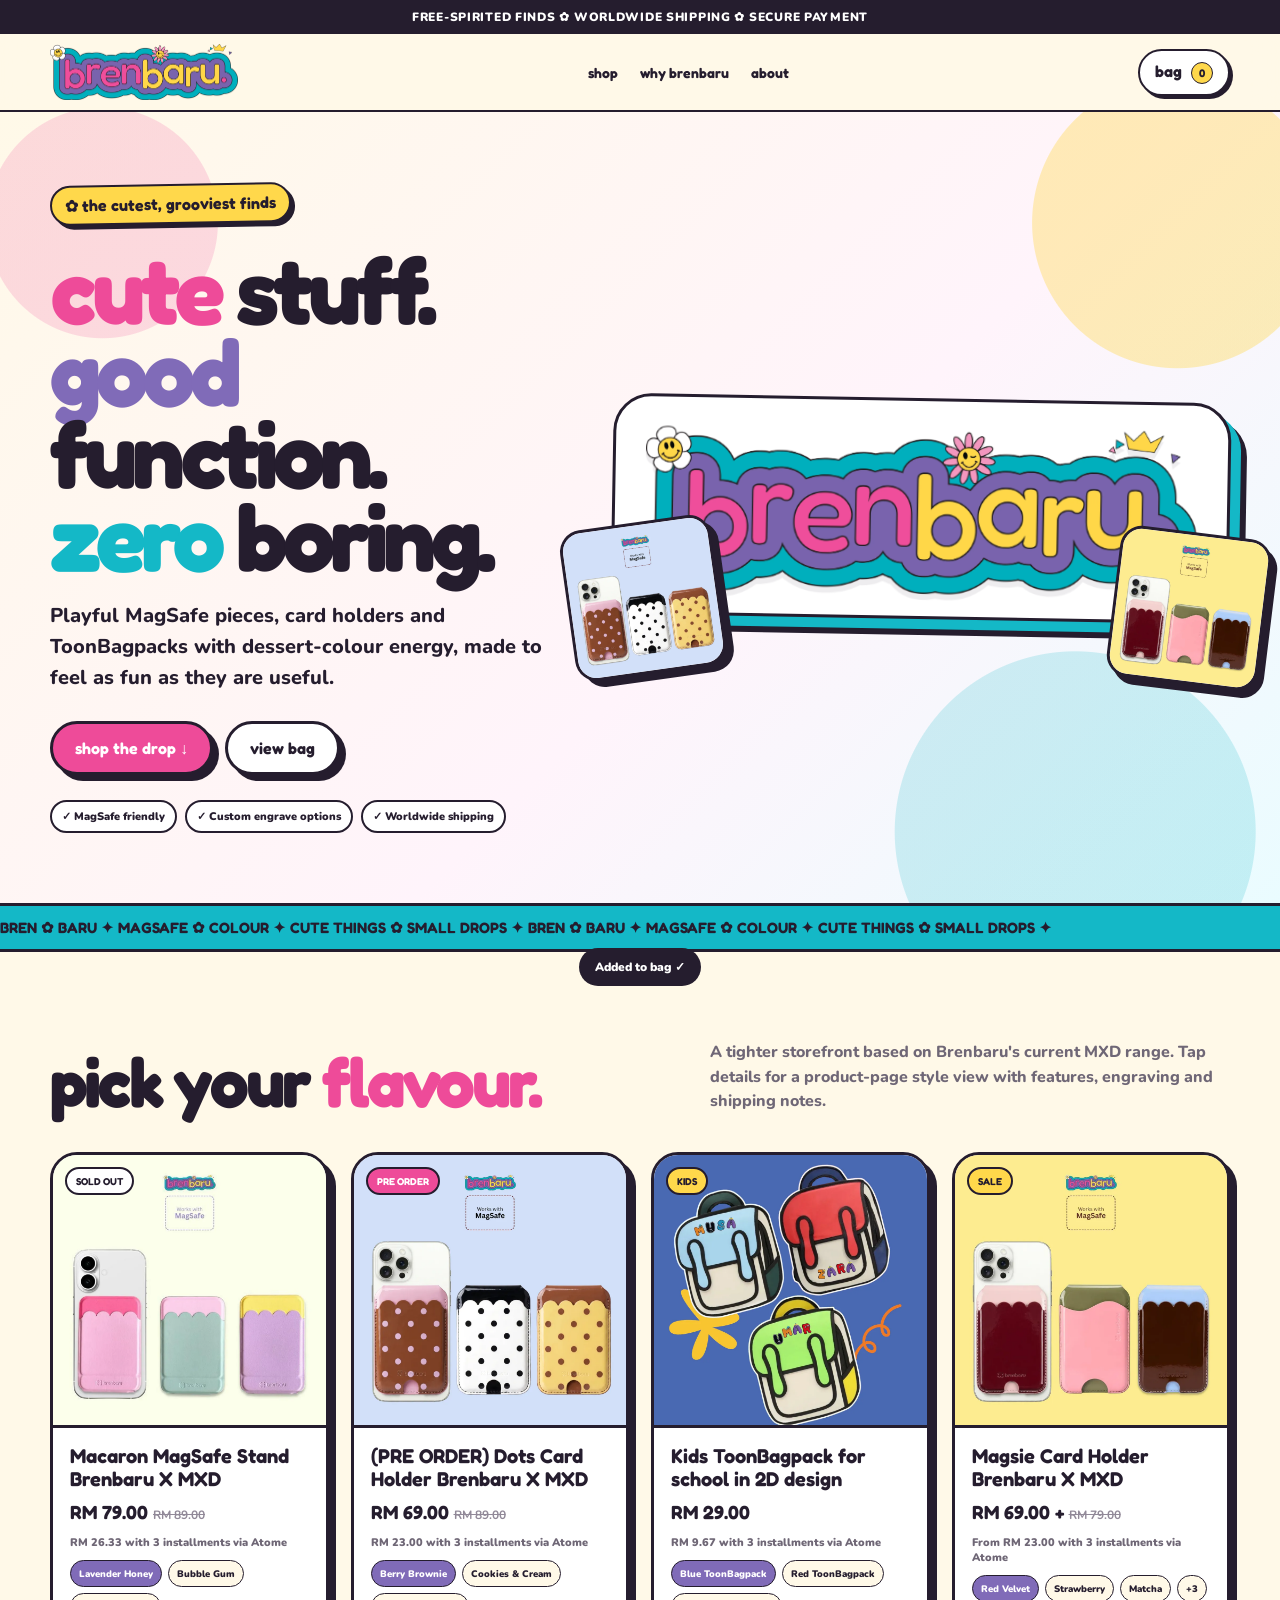
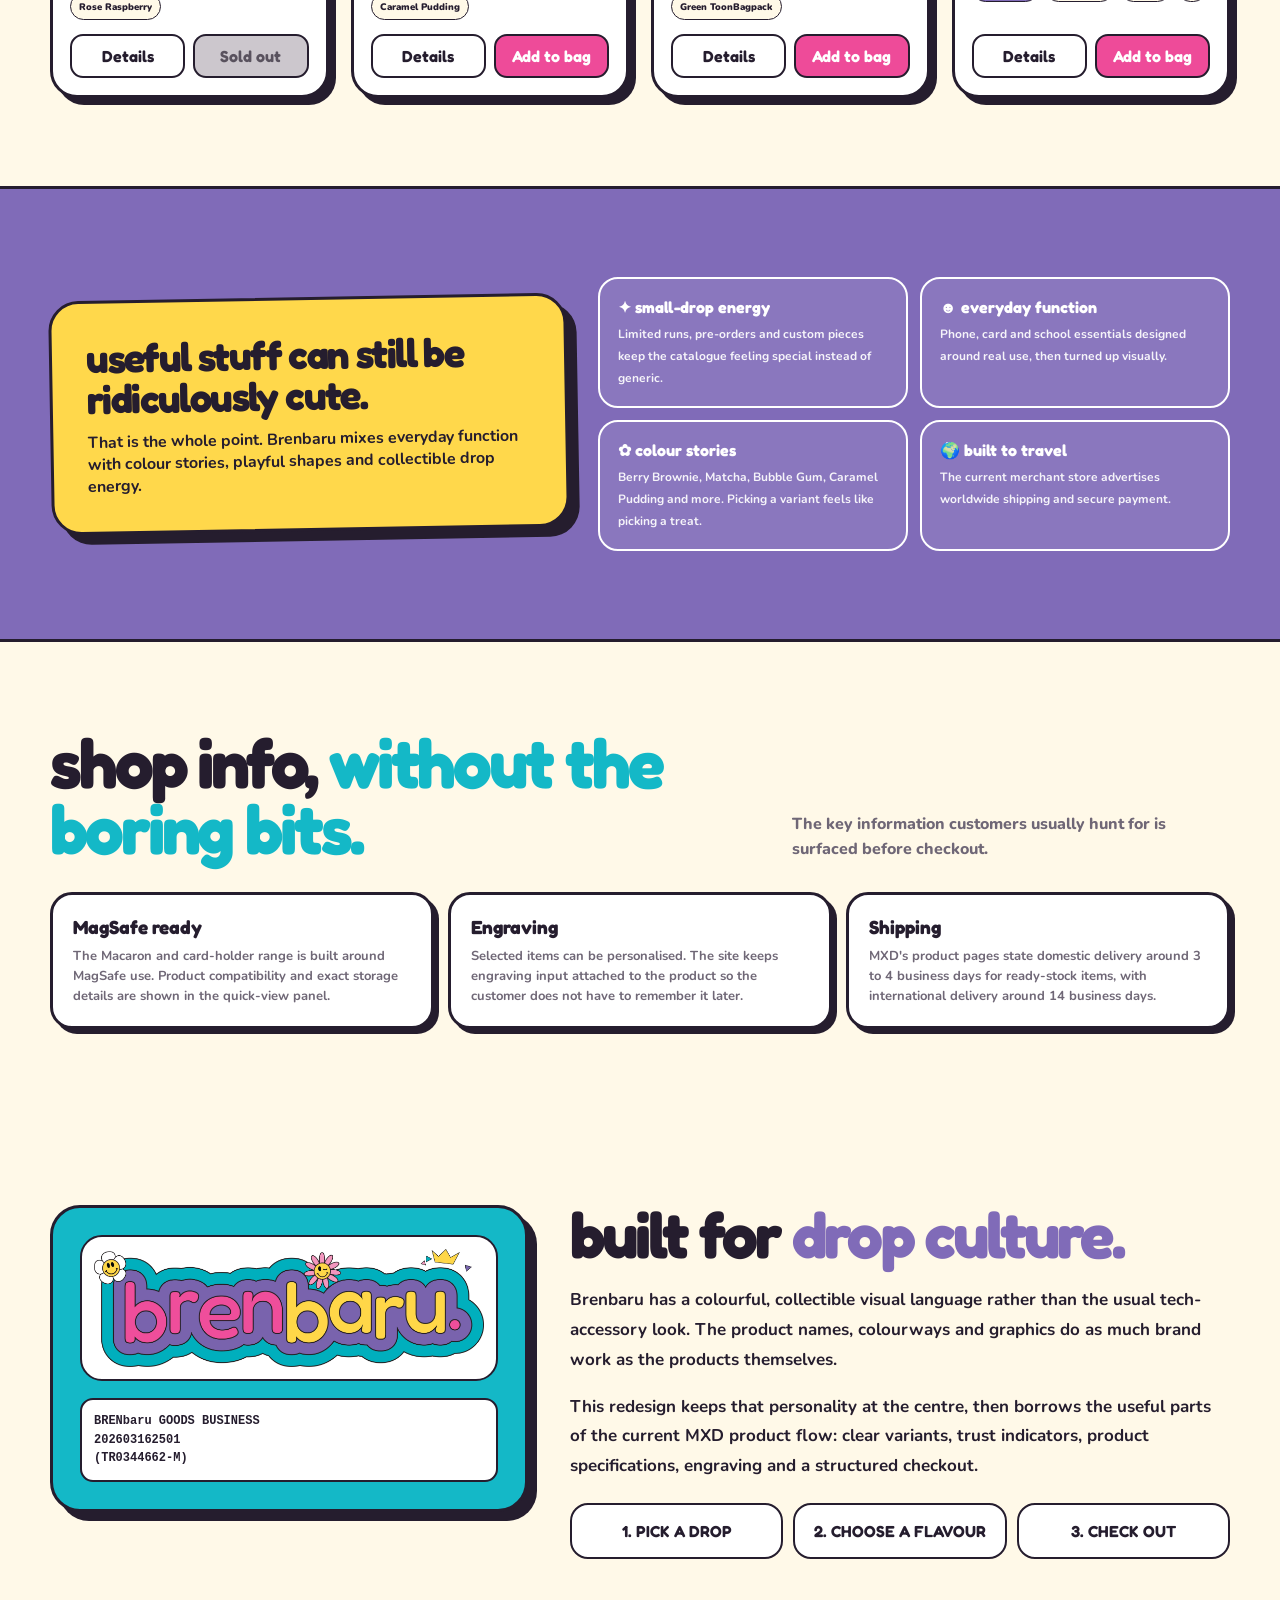
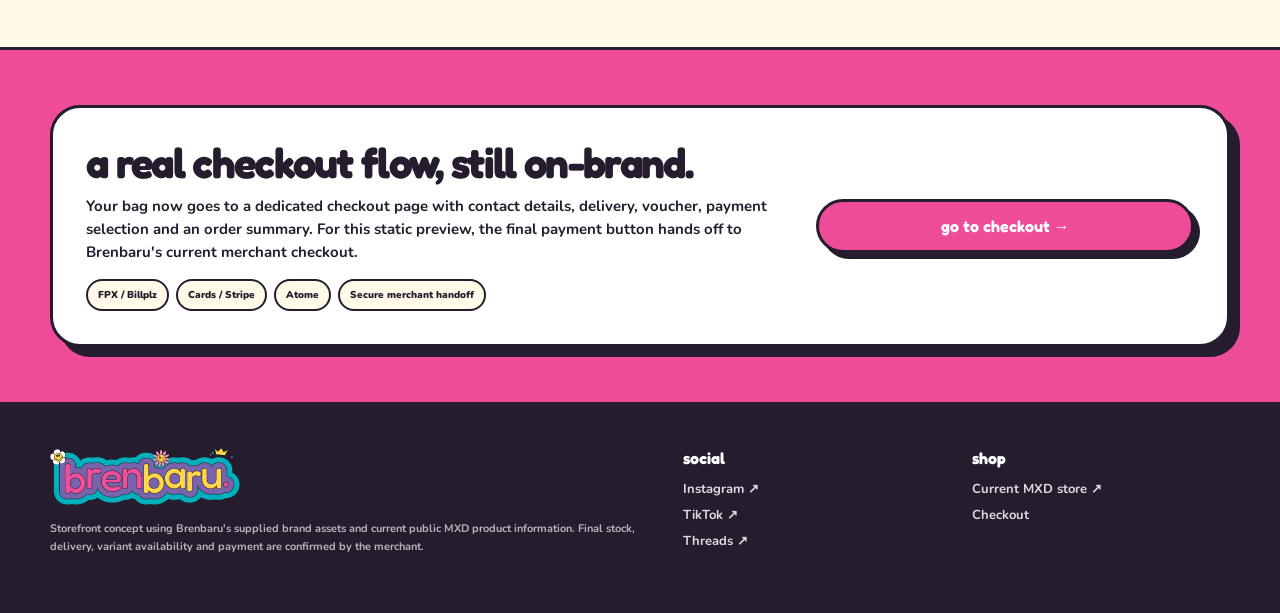
<file: index.html>
<!doctype html>
<html lang="en">
<head>
  <meta charset="utf-8">
  <meta name="viewport" content="width=device-width,initial-scale=1">
  <meta name="theme-color" content="#12b8c7">
  <meta name="description" content="Brenbaru, the cutest grooviest finds. Shop colourful MagSafe card holders, stands and ToonBagpacks.">
  <title>Brenbaru | the cutest, grooviest finds</title>
  <link rel="preconnect" href="https://fonts.googleapis.com">
  <link rel="preconnect" href="https://fonts.gstatic.com" crossorigin>
  <link href="https://fonts.googleapis.com/css2?family=Fredoka:wght@500;600;650;700&family=Nunito:wght@500;600;700;800;900&display=swap" rel="stylesheet">
  <link rel="stylesheet" href="styles.css">
</head>
<body>
<div class="announce">FREE-SPIRITED FINDS ✿ WORLDWIDE SHIPPING ✿ SECURE PAYMENT</div>
<header class="nav">
  <div class="wrap navin">
    <a class="brand" href="#top"><img src="assets/brenbaru-logo.webp" alt="Brenbaru"></a>
    <nav class="links"><a href="#shop">shop</a><a href="#why">why brenbaru</a><a href="#story">about</a></nav>
    <div class="navact"><button class="roundbtn" onclick="openCart()">bag <span class="cartcount" id="cartCount">0</span></button></div>
  </div>
</header>

<main id="top">
  <section class="hero">
    <div class="wrap heroGrid">
      <div>
        <div class="kicker">✿ the cutest, grooviest finds</div>
        <h1><span class="p">cute</span> stuff.<br><span class="u">good</span> function.<br><span class="c">zero</span> boring.</h1>
        <p class="lead">Playful MagSafe pieces, card holders and ToonBagpacks with dessert-colour energy, made to feel as fun as they are useful.</p>
        <div class="actions"><a class="cta" href="#shop">shop the drop ↓</a><button class="cta alt" onclick="openCart()">view bag</button></div>
        <div class="trust"><span>✓ MagSafe friendly</span><span>✓ Custom engrave options</span><span>✓ Worldwide shipping</span></div>
      </div>
      <div class="heroArt">
        <div class="heroLogo"><img src="assets/brenbaru-logo.webp" alt="Brenbaru logo"></div>
        <div class="floatCard a"><img src="assets/dots-card-holder.webp" alt="Dots Card Holder"></div>
        <div class="floatCard b"><img src="assets/magsie-card-holder.webp" alt="Magsie Card Holder"></div>
      </div>
    </div>
  </section>

  <div class="marquee"><div class="marq">BREN ✿ BARU ✦ MAGSAFE ✿ COLOUR ✦ CUTE THINGS ✿ SMALL DROPS ✦ BREN ✿ BARU ✦ MAGSAFE ✿ COLOUR ✦ CUTE THINGS ✿ SMALL DROPS ✦ </div></div>

  <section class="section" id="shop">
    <div class="wrap">
      <div class="sectionHead">
        <h2>pick your <span style="color:var(--pink)">flavour.</span></h2>
        <p>A tighter storefront based on Brenbaru's current MXD range. Tap details for a product-page style view with features, engraving and shipping notes.</p>
      </div>
      <div class="grid" id="productGrid"></div>
    </div>
  </section>

  <section class="section purpleBand" id="why">
    <div class="wrap promise">
      <div class="manifesto"><strong>useful stuff can still be ridiculously cute.</strong><span>That is the whole point. Brenbaru mixes everyday function with colour stories, playful shapes and collectible drop energy.</span></div>
      <div class="promises">
        <div class="promiseItem"><b>✦ small-drop energy</b><span>Limited runs, pre-orders and custom pieces keep the catalogue feeling special instead of generic.</span></div>
        <div class="promiseItem"><b>☻ everyday function</b><span>Phone, card and school essentials designed around real use, then turned up visually.</span></div>
        <div class="promiseItem"><b>✿ colour stories</b><span>Berry Brownie, Matcha, Bubble Gum, Caramel Pudding and more. Picking a variant feels like picking a treat.</span></div>
        <div class="promiseItem"><b>🌍 built to travel</b><span>The current merchant store advertises worldwide shipping and secure payment.</span></div>
      </div>
    </div>
  </section>

  <section class="section">
    <div class="wrap">
      <div class="sectionHead"><h2>shop info, <span style="color:var(--cyan)">without the boring bits.</span></h2><p>The key information customers usually hunt for is surfaced before checkout.</p></div>
      <div class="detailStrip">
        <article><h3>MagSafe ready</h3><p>The Macaron and card-holder range is built around MagSafe use. Product compatibility and exact storage details are shown in the quick-view panel.</p></article>
        <article><h3>Engraving</h3><p>Selected items can be personalised. The site keeps engraving input attached to the product so the customer does not have to remember it later.</p></article>
        <article><h3>Shipping</h3><p>MXD's product pages state domestic delivery around 3 to 4 business days for ready-stock items, with international delivery around 14 business days.</p></article>
      </div>
    </div>
  </section>

  <section class="section" id="story">
    <div class="wrap story">
      <aside class="storyCard">
        <img src="assets/brenbaru-logo.webp" alt="Brenbaru brand mark">
        <div class="reg">BRENbaru GOODS BUSINESS<br>202603162501<br>(TR0344662-M)</div>
      </aside>
      <div class="storyCopy">
        <h2>built for <span style="color:var(--purple)">drop culture.</span></h2>
        <p>Brenbaru has a colourful, collectible visual language rather than the usual tech-accessory look. The product names, colourways and graphics do as much brand work as the products themselves.</p>
        <p>This redesign keeps that personality at the centre, then borrows the useful parts of the current MXD product flow: clear variants, trust indicators, product specifications, engraving and a structured checkout.</p>
        <div class="shopFlow"><div>1. PICK A DROP</div><div>2. CHOOSE A FLAVOUR</div><div>3. CHECK OUT</div></div>
      </div>
    </div>
  </section>

  <section class="payBand" id="pay">
    <div class="wrap">
      <div class="payCard">
        <div>
          <h2>a real checkout flow, still on-brand.</h2>
          <p>Your bag now goes to a dedicated checkout page with contact details, delivery, voucher, payment selection and an order summary. For this static preview, the final payment button hands off to Brenbaru's current merchant checkout.</p>
          <div class="payTags"><span>FPX / Billplz</span><span>Cards / Stripe</span><span>Atome</span><span>Secure merchant handoff</span></div>
        </div>
        <div><button class="cta" style="width:100%" onclick="goCheckout()">go to checkout →</button></div>
      </div>
    </div>
  </section>
</main>

<footer>
  <div class="wrap foot">
    <div><img src="assets/brenbaru-logo.webp" alt="Brenbaru"><div class="fine">Storefront concept using Brenbaru's supplied brand assets and current public MXD product information. Final stock, delivery, variant availability and payment are confirmed by the merchant.</div></div>
    <div><h4>social</h4><a href="https://www.instagram.com/brenbaru.my/" target="_blank" rel="noreferrer">Instagram ↗</a><a href="https://www.tiktok.com/@brenbaru.my" target="_blank" rel="noreferrer">TikTok ↗</a><a href="https://www.threads.com/@brenbaru.my" target="_blank" rel="noreferrer">Threads ↗</a></div>
    <div><h4>shop</h4><a href="https://www.mxdsupplyco.com/collections/brenbaru" target="_blank" rel="noreferrer">Current MXD store ↗</a><a href="checkout.html">Checkout</a></div>
  </div>
</footer>

<div class="drawer" id="drawer">
  <div class="shade" onclick="closeCart()"></div>
  <aside class="cartPanel">
    <div class="panelTop"><div><small>YOUR BAG</small><h2>good choices ✦</h2></div><button class="x" onclick="closeCart()">×</button></div>
    <div class="cartItems" id="cartItems"></div>
    <div class="cartFoot"><div class="subtotal"><span>Subtotal</span><span id="subtotal">RM 0.00</span></div><button class="cta checkoutBtn" onclick="goCheckout()">Checkout →</button><div class="note">Selected items are saved locally in this preview. Final payment is completed through the current merchant gateway.</div></div>
  </aside>
</div>

<div class="modal" id="productModal">
  <div class="modalShade" onclick="closeProduct()"></div>
  <div class="modalBox">
    <button class="x modalClose" onclick="closeProduct()">×</button>
    <div class="modalGrid">
      <div class="modalImage"><img id="modalImg" alt=""></div>
      <div class="modalInfo">
        <h2 id="modalTitle"></h2>
        <div><span class="price" id="modalPrice"></span> <span class="old" id="modalOld"></span></div>
        <div class="installment" id="modalInstallment"></div>
        <div class="trustLine"><div>🌍 Worldwide shipping</div><div>🔒 Secure payment</div><div>✓ Authentic products</div></div>
        <span class="label">Choose colour / style</span>
        <div class="variants" id="modalVariants"></div>
        <span class="label" id="engraveLabel">Engraving name, optional</span>
        <input class="engrave" id="engraveInput" placeholder="e.g. Natasya" maxlength="20">
        <div style="display:grid;grid-template-columns:1fr 1fr;gap:8px;margin-top:13px">
          <button class="smallBtn add" id="modalAdd" onclick="addFromModal()">Add to bag</button>
          <button class="smallBtn" onclick="goCheckoutFromModal()">Buy now</button>
        </div>
        <div class="tabNav"><button class="tabBtn active" data-tab="features">FEATURES</button><button class="tabBtn" data-tab="engrave">ENGRAVE</button><button class="tabBtn" data-tab="shipping">SHIPPING</button></div>
        <div class="tab active" id="tab-features"></div>
        <div class="tab" id="tab-engrave"></div>
        <div class="tab" id="tab-shipping"></div>
      </div>
    </div>
  </div>
</div>

<div class="toast" id="toast">Added to bag ✓</div>

<script src="app.js" defer></script>
</body>
</html>
</file>
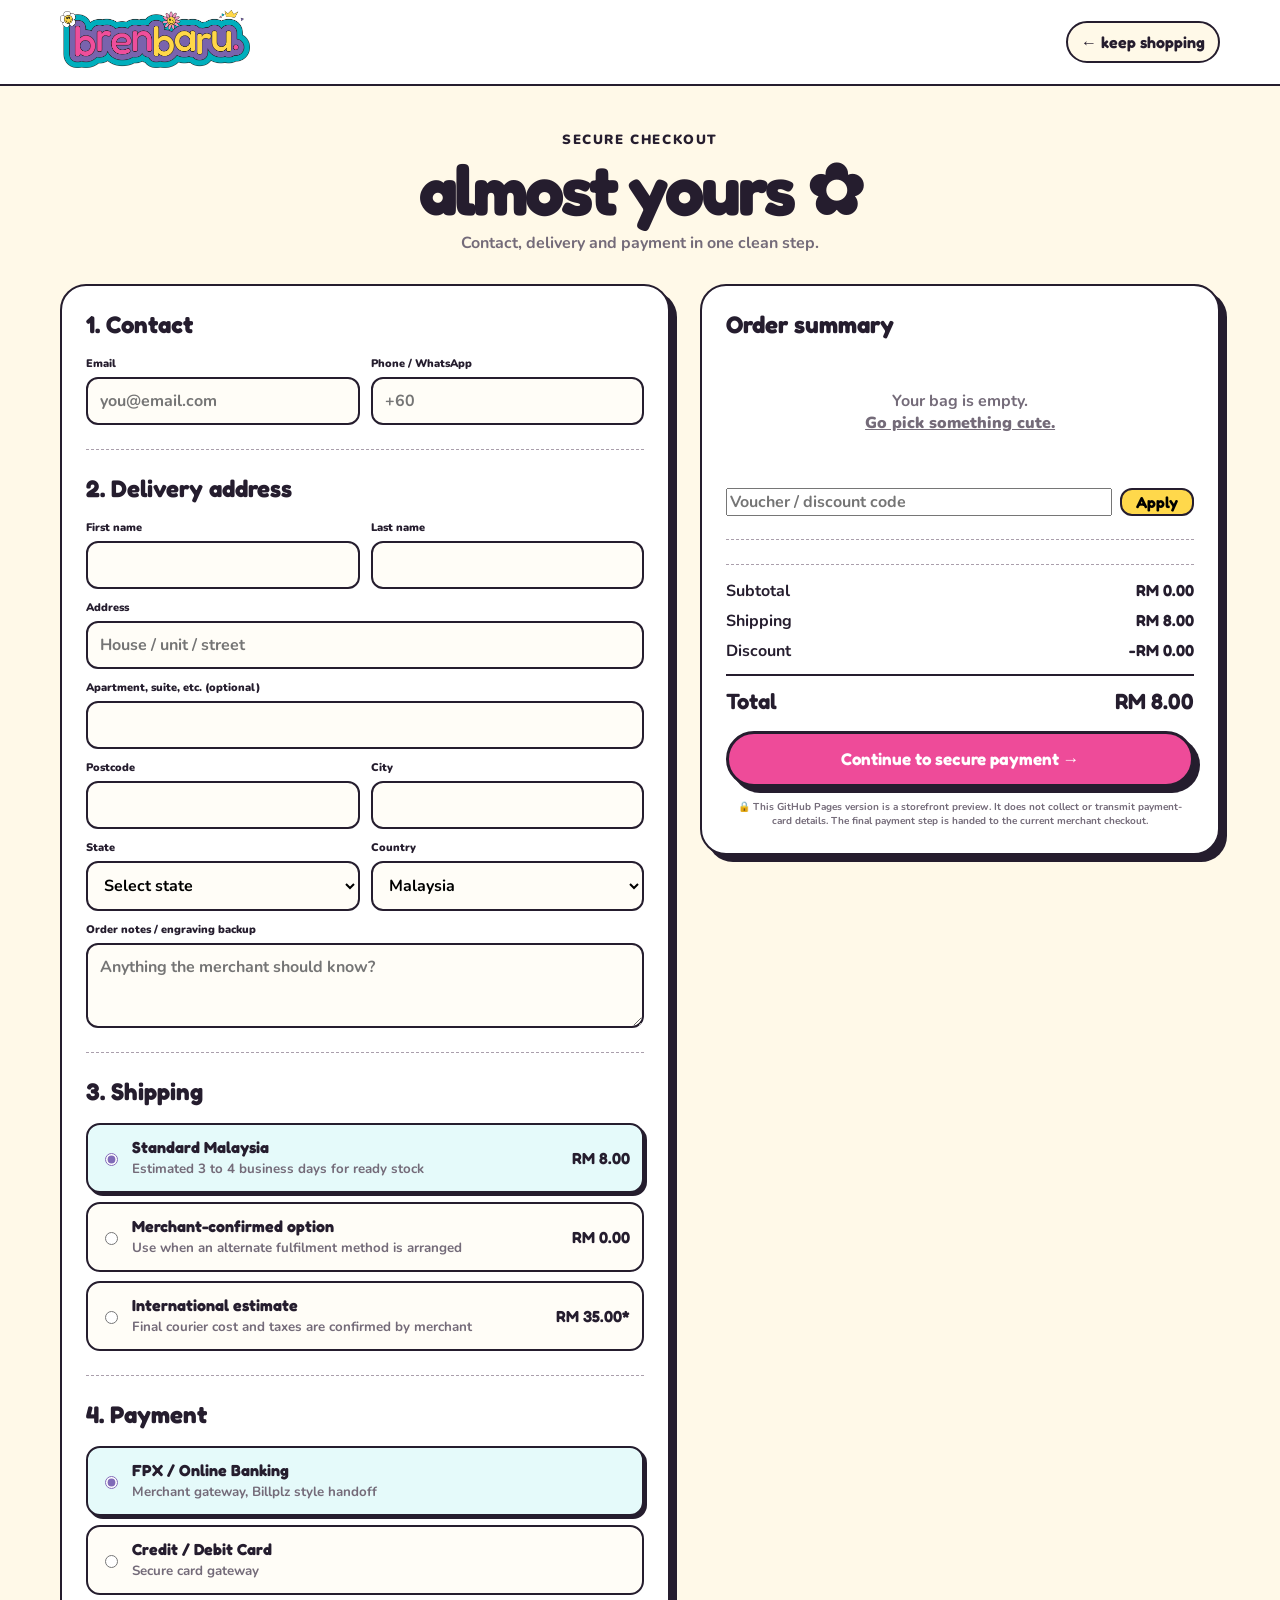
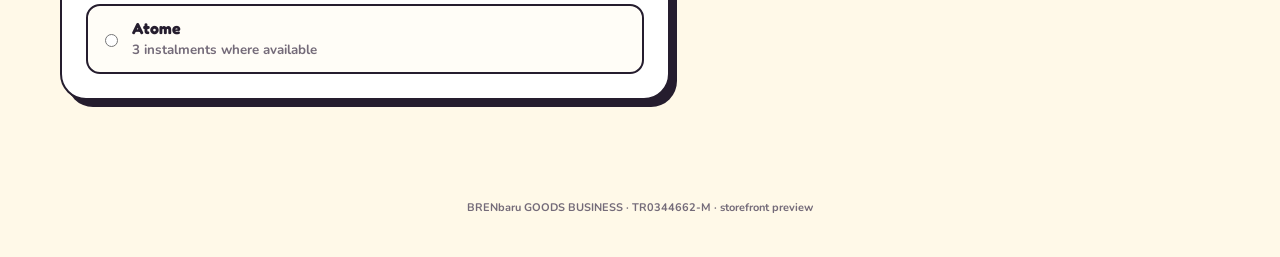
<file: checkout.html>
<!doctype html>
<html lang="en">
<head>
  <meta charset="utf-8">
  <meta name="viewport" content="width=device-width,initial-scale=1">
  <meta name="theme-color" content="#12b8c7">
  <title>Checkout | Brenbaru</title>
  <link rel="preconnect" href="https://fonts.googleapis.com">
  <link rel="preconnect" href="https://fonts.gstatic.com" crossorigin>
  <link href="https://fonts.googleapis.com/css2?family=Fredoka:wght@500;600;650;700&family=Nunito:wght@500;600;700;800;900&display=swap" rel="stylesheet">
  <link rel="stylesheet" href="checkout.css">
</head>
<body>
<header><div class="wrap head"><a href="index.html"><img src="assets/brenbaru-logo.webp" alt="Brenbaru"></a><a class="back" href="index.html">← keep shopping</a></div></header>
<main class="wrap">
  <div class="title"><small>SECURE CHECKOUT</small><h1>almost yours ✿</h1><p>Contact, delivery and payment in one clean step.</p></div>
  <div class="layout">
    <form class="panel" id="checkoutForm" onsubmit="return submitCheckout(event)">
      <div class="section"><h2>1. Contact</h2><div class="grid2"><div class="field"><label>Email</label><input type="email" name="email" autocomplete="email" required placeholder="you@email.com"></div><div class="field"><label>Phone / WhatsApp</label><input type="tel" name="phone" autocomplete="tel" required placeholder="+60"></div></div></div>
      <div class="section"><h2>2. Delivery address</h2><div class="grid2">
        <div class="field"><label>First name</label><input name="firstName" required autocomplete="given-name"></div>
        <div class="field"><label>Last name</label><input name="lastName" required autocomplete="family-name"></div>
        <div class="field full"><label>Address</label><input name="address1" required autocomplete="address-line1" placeholder="House / unit / street"></div>
        <div class="field full"><label>Apartment, suite, etc. (optional)</label><input name="address2" autocomplete="address-line2"></div>
        <div class="field"><label>Postcode</label><input name="postcode" required autocomplete="postal-code"></div>
        <div class="field"><label>City</label><input name="city" required autocomplete="address-level2"></div>
        <div class="field"><label>State</label><select name="state" required><option value="">Select state</option><option>Selangor</option><option>Kuala Lumpur</option><option>Putrajaya</option><option>Johor</option><option>Kedah</option><option>Kelantan</option><option>Melaka</option><option>Negeri Sembilan</option><option>Pahang</option><option>Perak</option><option>Perlis</option><option>Penang</option><option>Sabah</option><option>Sarawak</option><option>Terengganu</option></select></div>
        <div class="field"><label>Country</label><select name="country" required><option>Malaysia</option><option>Singapore</option><option>Indonesia</option><option>Other / International</option></select></div>
        <div class="field full"><label>Order notes / engraving backup</label><textarea name="notes" placeholder="Anything the merchant should know?"></textarea></div>
      </div></div>
      <div class="section"><h2>3. Shipping</h2><div class="ship">
        <label class="choice"><input type="radio" name="shipping" value="standard" data-cost="8" checked><span><b>Standard Malaysia</b><small>Estimated 3 to 4 business days for ready stock</small></span><span class="right">RM 8.00</span></label>
        <label class="choice"><input type="radio" name="shipping" value="pickup" data-cost="0"><span><b>Merchant-confirmed option</b><small>Use when an alternate fulfilment method is arranged</small></span><span class="right">RM 0.00</span></label>
        <label class="choice"><input type="radio" name="shipping" value="international" data-cost="35"><span><b>International estimate</b><small>Final courier cost and taxes are confirmed by merchant</small></span><span class="right">RM 35.00*</span></label>
      </div></div>
      <div class="section"><h2>4. Payment</h2><div class="pay">
        <label class="choice"><input type="radio" name="payment" value="fpx" checked><span><b>FPX / Online Banking</b><small>Merchant gateway, Billplz style handoff</small></span></label>
        <label class="choice"><input type="radio" name="payment" value="card"><span><b>Credit / Debit Card</b><small>Secure card gateway</small></span></label>
        <label class="choice"><input type="radio" name="payment" value="atome"><span><b>Atome</b><small>3 instalments where available</small></span></label>
      </div></div>
    </form>

    <aside class="panel summary">
      <h2>Order summary</h2>
      <div class="items" id="items"></div>
      <div class="section" style="margin-top:20px;padding-bottom:18px"><div class="voucher"><input id="voucher" placeholder="Voucher / discount code"><button onclick="applyVoucher()" type="button">Apply</button></div><div id="voucherMsg" style="font-size:10px;color:var(--muted);margin-top:5px"></div></div>
      <div class="totals">
        <div class="totalrow"><span>Subtotal</span><span id="subtotal" class="money">RM 0.00</span></div>
        <div class="totalrow"><span>Shipping</span><span id="shipping" class="money">RM 8.00</span></div>
        <div class="totalrow"><span>Discount</span><span id="discount" class="money">RM 0.00</span></div>
        <div class="totalrow grand"><span>Total</span><span id="total">RM 0.00</span></div>
      </div>
      <button class="paybtn" form="checkoutForm" type="submit">Continue to secure payment →</button>
      <div class="secure">🔒 This GitHub Pages version is a storefront preview. It does not collect or transmit payment-card details. The final payment step is handed to the current merchant checkout.</div>
      <div class="handoff" id="handoff"><b>Checkout details are ready.</b><br>For production, connect this button to Brenbaru's Billplz/Stripe server endpoint so the exact order total is created securely. For now, continue to the current merchant store to complete payment.<br><a id="merchantLink" href="https://www.mxdsupplyco.com/collections/brenbaru" target="_blank" rel="noreferrer">Open current Brenbaru merchant checkout ↗</a></div>
    </aside>
  </div>
</main>
<footer>BRENbaru GOODS BUSINESS · TR0344662-M · storefront preview</footer>
<script src="checkout.js" defer></script>
</body>
</html>
</file>
<file: styles.css>
:root{
      --ink:#251d2e; --paper:#fff9e8; --cream:#fff3c5; --white:#fff;
      --cyan:#14b8c7; --cyan2:#95e7e8; --purple:#806bb8; --pink:#ee4b99;
      --yellow:#ffd84b; --blue:#4e70b8; --green:#b5db72; --muted:#6f6776;
      --radius:28px; --stroke:2.5px solid var(--ink); --shadow:7px 7px 0 var(--ink);
      --display:"Fredoka",sans-serif; --body:"Nunito",sans-serif;
    }
    *{box-sizing:border-box}
    html{scroll-behavior:smooth}
    body{margin:0;background:var(--paper);color:var(--ink);font-family:var(--body);font-weight:700;overflow-x:hidden}
    body.lock{overflow:hidden}
    a{color:inherit;text-decoration:none}
    button,input,select,textarea{font:inherit}
    button{color:inherit}
    img{display:block;max-width:100%}
    .wrap{width:min(1180px,calc(100% - 34px));margin:auto}
    .announce{background:var(--ink);color:#fff;text-align:center;padding:9px 16px;font-size:12px;font-weight:900;letter-spacing:.06em}
    .nav{position:sticky;top:0;z-index:50;background:rgba(255,249,232,.92);backdrop-filter:blur(15px);border-bottom:2px solid var(--ink)}
    .navin{height:76px;display:flex;align-items:center;justify-content:space-between;gap:20px}
    .brand img{width:188px;height:auto}
    .links{display:flex;align-items:center;gap:22px;font-family:var(--display);font-weight:650;font-size:14px}
    .navact{display:flex;align-items:center;gap:10px}
    .roundbtn,.pill{border:var(--stroke);border-radius:999px;background:#fff;padding:10px 15px;font-family:var(--display);font-weight:650;box-shadow:3px 3px 0 var(--ink);cursor:pointer;transition:.15s}
    .roundbtn:hover,.pill:hover{transform:translate(-2px,-2px);box-shadow:5px 5px 0 var(--ink)}
    .cartcount{display:inline-grid;place-items:center;min-width:22px;height:22px;border-radius:50%;background:var(--yellow);border:1.8px solid var(--ink);margin-left:5px;font-size:11px}
    .hero{position:relative;overflow:hidden;padding:72px 0 70px;background:
      radial-gradient(circle at 8% 14%,rgba(238,75,153,.18) 0 115px,transparent 116px),
      radial-gradient(circle at 92% 14%,rgba(255,216,75,.38) 0 145px,transparent 146px),
      radial-gradient(circle at 84% 91%,rgba(20,184,199,.19) 0 180px,transparent 181px),
      linear-gradient(135deg,#fff9e8 0%,#fff4fb 58%,#eafcff 100%)}
    .heroGrid{display:grid;grid-template-columns:.9fr 1.1fr;gap:56px;align-items:center;position:relative;z-index:1}
    .kicker{display:inline-flex;align-items:center;gap:8px;border:var(--stroke);background:var(--yellow);border-radius:999px;padding:8px 13px;font-family:var(--display);font-weight:650;box-shadow:4px 4px 0 var(--ink);transform:rotate(-1deg)}
    h1,h2,h3,h4{font-family:var(--display)}
    h1{font-size:clamp(58px,7.3vw,106px);line-height:.88;letter-spacing:-.055em;margin:25px 0 22px;font-weight:700}
    h1 .p{color:var(--pink)} h1 .u{color:var(--purple)} h1 .c{color:var(--cyan)}
    .lead{font-size:20px;line-height:1.55;max-width:640px;margin:0 0 28px;font-weight:800}
    .actions{display:flex;gap:12px;flex-wrap:wrap}
    .cta{display:inline-flex;align-items:center;justify-content:center;border:3px solid var(--ink);border-radius:999px;background:var(--pink);color:#fff;padding:14px 22px;font-family:var(--display);font-weight:650;box-shadow:6px 6px 0 var(--ink);cursor:pointer;transition:.15s}
    .cta:hover{transform:translate(-3px,-3px);box-shadow:9px 9px 0 var(--ink)}
    .cta.alt{background:#fff;color:var(--ink)}
    .trust{display:flex;gap:8px;flex-wrap:wrap;margin-top:25px}
    .trust span{border:2px solid var(--ink);background:#fff;border-radius:999px;padding:7px 10px;font-size:11px;font-weight:900}
    .heroArt{position:relative}
    .heroLogo{background:#fff;border:3px solid var(--ink);border-radius:38px;padding:26px 30px 22px;box-shadow:10px 10px 0 var(--cyan),16px 16px 0 var(--ink);transform:rotate(1deg)}
    .heroLogo img{width:100%;filter:drop-shadow(0 6px 0 rgba(37,29,46,.08))}
    .floatCard{position:absolute;width:152px;border:3px solid var(--ink);border-radius:22px;overflow:hidden;box-shadow:7px 7px 0 var(--ink);background:#fff}
    .floatCard img{width:100%;aspect-ratio:1;object-fit:cover}
    .floatCard.a{left:-45px;bottom:-55px;transform:rotate(-8deg)}
    .floatCard.b{right:-35px;bottom:-65px;transform:rotate(7deg)}
    .marquee{overflow:hidden;white-space:nowrap;border-top:3px solid var(--ink);border-bottom:3px solid var(--ink);background:var(--cyan)}
    .marq{display:inline-block;padding:12px 0;font-family:var(--display);font-weight:650;font-size:15px;animation:run 22s linear infinite}
    @keyframes run{to{transform:translateX(-50%)}}
    .section{padding:88px 0}
    .sectionHead{display:flex;justify-content:space-between;align-items:end;gap:28px}
    .sectionHead h2{font-size:clamp(42px,5.4vw,74px);letter-spacing:-.045em;line-height:.95;margin:0;font-weight:700}
    .sectionHead p{max-width:520px;font-size:16px;line-height:1.55;color:var(--muted);margin:0;font-weight:800}
    .grid{display:grid;grid-template-columns:repeat(4,1fr);gap:22px;margin-top:38px}
    .card{background:#fff;border:3px solid var(--ink);border-radius:27px;overflow:hidden;box-shadow:var(--shadow);display:flex;flex-direction:column;transition:.18s;min-width:0}
    .card:hover{transform:translate(-3px,-3px);box-shadow:11px 11px 0 var(--ink)}
    .visual{position:relative;aspect-ratio:1;overflow:hidden;border-bottom:3px solid var(--ink)}
    .visual img{width:100%;height:100%;object-fit:cover}
    .badge{position:absolute;left:12px;top:12px;z-index:2;border:2px solid var(--ink);border-radius:999px;background:#fff;padding:6px 9px;font-family:var(--display);font-size:10px;font-weight:650}
    .badge.sale{background:var(--yellow)}
    .badge.pre{background:var(--pink);color:#fff}
    .cardBody{padding:17px;display:flex;flex-direction:column;gap:10px;flex:1}
    .cardBody h3{margin:0;font-size:20px;line-height:1.14;font-weight:650}
    .price{font-family:var(--display);font-size:19px;font-weight:650}
    .old{font-family:var(--body);font-size:12px;text-decoration:line-through;color:#918998;margin-left:5px}
    .installment{font-size:11px;color:var(--muted);font-weight:900}
    .variants{display:flex;flex-wrap:wrap;gap:6px}
    .variant{border:1.8px solid var(--ink);border-radius:999px;padding:6px 8px;background:var(--paper);font-size:9.5px;font-weight:900;cursor:pointer}
    .variant.active{background:var(--purple);color:#fff}
    .cardButtons{display:grid;grid-template-columns:1fr 1fr;gap:8px;margin-top:auto;padding-top:4px}
    .smallBtn{border:2.3px solid var(--ink);border-radius:13px;background:#fff;padding:10px 8px;font-family:var(--display);font-weight:650;cursor:pointer}
    .smallBtn.add{background:var(--pink);color:#fff}
    .smallBtn.sold{background:#ccc7cd;color:#59525e}
    .purpleBand{background:var(--purple);color:#fff;border-top:3px solid var(--ink);border-bottom:3px solid var(--ink)}
    .promise{display:grid;grid-template-columns:.9fr 1.1fr;gap:30px;align-items:center}
    .manifesto{background:var(--yellow);color:var(--ink);border:3px solid var(--ink);border-radius:30px;padding:34px;box-shadow:10px 10px 0 var(--ink);transform:rotate(-1deg)}
    .manifesto strong{font-family:var(--display);font-size:40px;line-height:1.03;letter-spacing:-.04em;display:block;margin-bottom:12px}
    .promises{display:grid;grid-template-columns:1fr 1fr;gap:12px}
    .promiseItem{border:2px solid #fff;border-radius:20px;padding:18px;background:rgba(255,255,255,.08)}
    .promiseItem b{font-family:var(--display);display:block;margin-bottom:5px}
    .promiseItem span{font-size:12px;line-height:1.5;opacity:.92}
    .detailStrip{display:grid;grid-template-columns:repeat(3,1fr);gap:14px;margin-top:30px}
    .detailStrip article{background:#fff;border:3px solid var(--ink);border-radius:22px;padding:20px;box-shadow:5px 5px 0 var(--ink)}
    .detailStrip h3{font-size:19px;margin:0 0 8px}
    .detailStrip p{margin:0;font-size:13px;line-height:1.55;color:var(--muted)}
    .story{display:grid;grid-template-columns:.84fr 1.16fr;gap:42px;align-items:start}
    .storyCard{background:var(--cyan);border:3px solid var(--ink);border-radius:30px;padding:27px;box-shadow:9px 9px 0 var(--ink)}
    .storyCard img{width:100%;background:#fff;border:2px solid var(--ink);border-radius:22px;padding:12px}
    .reg{margin-top:17px;background:#fff;border:2px solid var(--ink);border-radius:13px;padding:12px;font-family:ui-monospace,Consolas,monospace;font-size:12px;line-height:1.55}
    .storyCopy h2{font-size:clamp(42px,5vw,70px);line-height:.94;letter-spacing:-.045em;margin:0 0 20px}
    .storyCopy p{font-size:17px;line-height:1.75;margin:0 0 17px}
    .shopFlow{display:grid;grid-template-columns:repeat(3,1fr);gap:10px;margin-top:22px}
    .shopFlow div{border:2px solid var(--ink);border-radius:18px;background:#fff;padding:16px;text-align:center;font-family:var(--display);font-weight:650}
    .payBand{background:var(--pink);border-top:3px solid var(--ink);border-bottom:3px solid var(--ink);padding:55px 0}
    .payCard{background:#fff;border:3px solid var(--ink);border-radius:30px;box-shadow:10px 10px 0 var(--ink);padding:33px;display:grid;grid-template-columns:1.3fr .7fr;gap:28px;align-items:center}
    .payCard h2{font-size:42px;line-height:1.05;letter-spacing:-.04em;margin:0 0 10px}
    .payCard p{margin:0;font-size:15px;line-height:1.55}
    .payTags{display:flex;gap:7px;flex-wrap:wrap;margin-top:14px}
    .payTags span{border:2px solid var(--ink);border-radius:999px;background:var(--paper);padding:7px 10px;font-size:10px;font-weight:900}
    footer{background:var(--ink);color:#fff;padding:43px 0 55px}
    .foot{display:grid;grid-template-columns:1.4fr .6fr .6fr;gap:30px}
    .foot img{width:190px}
    .foot h4{margin:0 0 12px}
    .foot a{display:block;margin:8px 0;font-size:13px;opacity:.84}
    .fine{font-size:11px;line-height:1.6;opacity:.67;max-width:620px;margin-top:15px}
    .drawer{position:fixed;inset:0;z-index:90;pointer-events:none}
    .drawer.open{pointer-events:auto}
    .shade{position:absolute;inset:0;background:rgba(37,29,46,.48);opacity:0;transition:.2s}
    .drawer.open .shade{opacity:1}
    .cartPanel{position:absolute;right:0;top:0;height:100%;width:min(445px,94vw);background:var(--paper);border-left:3px solid var(--ink);padding:22px;transform:translateX(105%);transition:.22s;display:flex;flex-direction:column}
    .drawer.open .cartPanel{transform:none}
    .panelTop{display:flex;align-items:center;justify-content:space-between;gap:16px}
    .panelTop h2{font-size:35px;line-height:1;margin:4px 0 0}
    .x{width:40px;height:40px;border:2px solid var(--ink);border-radius:50%;background:#fff;font-size:22px;cursor:pointer}
    .cartItems{margin:20px 0;display:grid;gap:10px;overflow:auto}
    .cartRow{display:grid;grid-template-columns:72px 1fr;gap:12px;background:#fff;border:2px solid var(--ink);border-radius:16px;padding:10px}
    .cartRow img{width:72px;height:72px;object-fit:cover;border-radius:11px;border:1.5px solid var(--ink)}
    .cartRow b{font-family:var(--display);font-size:14px}
    .cartRow small{display:block;color:var(--muted);margin-top:2px}
    .rowMeta{display:flex;align-items:center;justify-content:space-between;gap:10px;margin-top:8px}
    .remove{border:0;background:none;text-decoration:underline;cursor:pointer;font-size:11px}
    .cartFoot{border-top:2px solid var(--ink);padding-top:17px;margin-top:auto}
    .subtotal{display:flex;justify-content:space-between;font-family:var(--display);font-size:20px;font-weight:650}
    .checkoutBtn{width:100%;margin-top:13px}
    .note{font-size:10px;line-height:1.45;color:var(--muted);margin-top:11px}
    .empty{text-align:center;color:var(--muted);padding:48px 10px;font-weight:900}
    .modal{position:fixed;inset:0;z-index:110;display:none}
    .modal.open{display:block}
    .modalShade{position:absolute;inset:0;background:rgba(37,29,46,.64)}
    .modalBox{position:absolute;left:50%;top:50%;transform:translate(-50%,-50%);width:min(1040px,94vw);max-height:90vh;overflow:auto;background:var(--paper);border:3px solid var(--ink);border-radius:30px;box-shadow:11px 11px 0 var(--ink)}
    .modalGrid{display:grid;grid-template-columns:1fr 1fr}
    .modalImage{padding:24px;background:#fff3c5;border-right:3px solid var(--ink)}
    .modalImage img{width:100%;aspect-ratio:1;object-fit:cover;border:2px solid var(--ink);border-radius:20px}
    .modalInfo{padding:27px}
    .modalInfo h2{font-size:38px;line-height:1.05;letter-spacing:-.035em;margin:0 45px 8px 0}
    .modalClose{position:absolute;right:18px;top:18px;z-index:2}
    .trustLine{display:grid;grid-template-columns:repeat(3,1fr);gap:7px;margin:15px 0}
    .trustLine div{border:1.8px solid var(--ink);background:#fff;border-radius:12px;padding:9px 7px;text-align:center;font-size:10px;font-weight:900}
    .label{display:block;font-size:11px;font-weight:900;margin:12px 0 6px}
    .engrave{width:100%;border:2px solid var(--ink);border-radius:12px;background:#fff;padding:11px 12px;outline:none}
    .tabNav{display:flex;flex-wrap:wrap;gap:7px;margin-top:20px;border-top:2px solid var(--ink);padding-top:16px}
    .tabBtn{border:2px solid var(--ink);border-radius:999px;background:#fff;padding:8px 11px;font-family:var(--display);font-size:11px;font-weight:650;cursor:pointer}
    .tabBtn.active{background:var(--purple);color:#fff}
    .tab{display:none;padding-top:14px}
    .tab.active{display:block}
    .spec{width:100%;border-collapse:separate;border-spacing:0 7px;font-size:12px}
    .spec td{background:#fff;border-top:1.8px solid var(--ink);border-bottom:1.8px solid var(--ink);padding:9px}
    .spec td:first-child{border-left:1.8px solid var(--ink);border-radius:10px 0 0 10px;font-weight:900;width:36%}
    .spec td:last-child{border-right:1.8px solid var(--ink);border-radius:0 10px 10px 0}
    .tab p,.tab li{font-size:12px;line-height:1.6}
    .toast{position:fixed;z-index:150;left:50%;bottom:24px;transform:translate(-50%,110px);background:var(--ink);color:#fff;border-radius:999px;padding:11px 16px;font-size:12px;font-weight:900;transition:.2s}
    .toast.show{transform:translate(-50%,0)}
    @media(max-width:1000px){
      .heroGrid,.promise,.story,.payCard{grid-template-columns:1fr}
      .grid{grid-template-columns:repeat(2,1fr)}
      .heroArt{max-width:700px}
      .modalGrid{grid-template-columns:1fr}
      .modalImage{border-right:0;border-bottom:3px solid var(--ink)}
      .detailStrip{grid-template-columns:1fr}
      .sectionHead{display:block}.sectionHead p{margin-top:14px}
      .foot{grid-template-columns:1fr 1fr}
    }
    @media(max-width:680px){
      .links a{display:none}
      .brand img{width:148px}
      .navin{height:67px}
      .hero{padding:49px 0 67px}
      h1{font-size:61px}
      .lead{font-size:17px}
      .floatCard{width:105px}
      .floatCard.a{left:-5px;bottom:-42px}.floatCard.b{right:-3px;bottom:-50px}
      .grid{grid-template-columns:1fr}
      .promises{grid-template-columns:1fr}
      .shopFlow{grid-template-columns:1fr}
      .foot{grid-template-columns:1fr}
      .modalBox{width:96vw}
      .modalImage{padding:15px}
      .modalInfo{padding:20px}
      .modalInfo h2{font-size:31px}
      .trustLine{grid-template-columns:1fr}
      .section{padding:68px 0}
    }
</file>
<file: checkout.css>
:root{--ink:#251d2e;--paper:#fff9e8;--white:#fff;--cyan:#14b8c7;--purple:#806bb8;--pink:#ee4b99;--yellow:#ffd84b;--muted:#746b79;--display:"Fredoka",sans-serif;--body:"Nunito",sans-serif}
*{box-sizing:border-box}body{margin:0;background:var(--paper);color:var(--ink);font-family:var(--body);font-weight:700}a{color:inherit;text-decoration:none}button,input,select,textarea{font:inherit}.wrap{width:min(1160px,calc(100% - 34px));margin:auto}
header{border-bottom:2px solid var(--ink);background:#fff}.head{height:84px;display:flex;align-items:center;justify-content:space-between}.head img{width:190px}.back{border:2px solid var(--ink);border-radius:999px;background:var(--paper);padding:9px 13px;font-family:var(--display);font-weight:650}
main{padding:42px 0 72px}.title{text-align:center;margin-bottom:30px}.title small{font-weight:900;letter-spacing:.12em}.title h1{font-family:var(--display);font-size:clamp(42px,6vw,70px);line-height:.95;letter-spacing:-.045em;margin:7px 0 8px}.title p{margin:0;color:var(--muted)}
.layout{display:grid;grid-template-columns:1.08fr .92fr;gap:30px;align-items:start}.panel{background:#fff;border:2.5px solid var(--ink);border-radius:26px;box-shadow:7px 7px 0 var(--ink);padding:24px}.panel h2{font-family:var(--display);font-size:24px;margin:0 0 17px}.section{padding:0 0 24px;margin-bottom:24px;border-bottom:1.5px dashed #aa9fac}.section:last-child{border:0;padding-bottom:0;margin-bottom:0}.grid2{display:grid;grid-template-columns:1fr 1fr;gap:11px}.field{display:grid;gap:6px}.field.full{grid-column:1/-1}.field label{font-size:11px;font-weight:900}.field input,.field select,.field textarea{width:100%;border:2px solid var(--ink);border-radius:12px;background:#fffdf7;padding:11px 12px;outline:none}.field input:focus,.field select:focus,.field textarea:focus{box-shadow:0 0 0 3px rgba(20,184,199,.2)}textarea{min-height:85px;resize:vertical}
.ship,.pay{display:grid;gap:9px}.choice{display:flex;align-items:center;gap:11px;border:2px solid var(--ink);border-radius:14px;padding:12px;background:#fffdf7;cursor:pointer}.choice:has(input:checked){background:#e5fafa;box-shadow:3px 3px 0 var(--ink)}.choice input{accent-color:var(--purple)}.choice b{display:block;font-family:var(--display)}.choice small{color:var(--muted)}.choice .right{margin-left:auto;font-family:var(--display);font-weight:650}
.voucher{display:grid;grid-template-columns:1fr auto;gap:8px}.voucher button{border:2px solid var(--ink);border-radius:12px;background:var(--yellow);padding:0 14px;font-family:var(--display);font-weight:650;cursor:pointer}
.summary{position:sticky;top:20px}.items{display:grid;gap:11px}.item{display:grid;grid-template-columns:68px 1fr auto;gap:10px;align-items:center}.item img{width:68px;height:68px;object-fit:cover;border:1.8px solid var(--ink);border-radius:12px}.item b{font-family:var(--display);font-size:13px;display:block}.item small{display:block;color:var(--muted);font-size:10px;line-height:1.4;margin-top:2px}.money{font-family:var(--display);font-weight:650}.totals{border-top:1.5px dashed #aa9fac;margin-top:18px;padding-top:15px;display:grid;gap:8px}.totalrow{display:flex;justify-content:space-between;gap:16px}.totalrow.grand{font-family:var(--display);font-size:22px;font-weight:650;border-top:2px solid var(--ink);padding-top:12px;margin-top:4px}
.paybtn{width:100%;margin-top:17px;border:3px solid var(--ink);border-radius:999px;background:var(--pink);color:#fff;padding:14px 18px;font-family:var(--display);font-weight:650;font-size:17px;box-shadow:6px 6px 0 var(--ink);cursor:pointer}.paybtn:hover{transform:translate(-2px,-2px);box-shadow:8px 8px 0 var(--ink)}.secure{text-align:center;color:var(--muted);font-size:10px;line-height:1.45;margin:13px 8px 0}.empty{text-align:center;padding:34px 8px;color:var(--muted)}.empty a{text-decoration:underline;font-weight:900}
.handoff{display:none;margin-top:15px;border:2px solid var(--ink);border-radius:15px;background:#e6fbfb;padding:14px;font-size:12px;line-height:1.55}.handoff.show{display:block}.handoff a{display:inline-block;margin-top:9px;font-family:var(--display);font-weight:650;text-decoration:underline}
footer{text-align:center;padding:28px 15px 42px;color:var(--muted);font-size:11px}
@media(max-width:900px){.layout{grid-template-columns:1fr}.summary{position:static}.grid2{grid-template-columns:1fr}.field.full{grid-column:auto}}
@media(max-width:600px){.head img{width:150px}.head{height:70px}.panel{padding:18px}.item{grid-template-columns:58px 1fr auto}.item img{width:58px;height:58px}}
</file>
